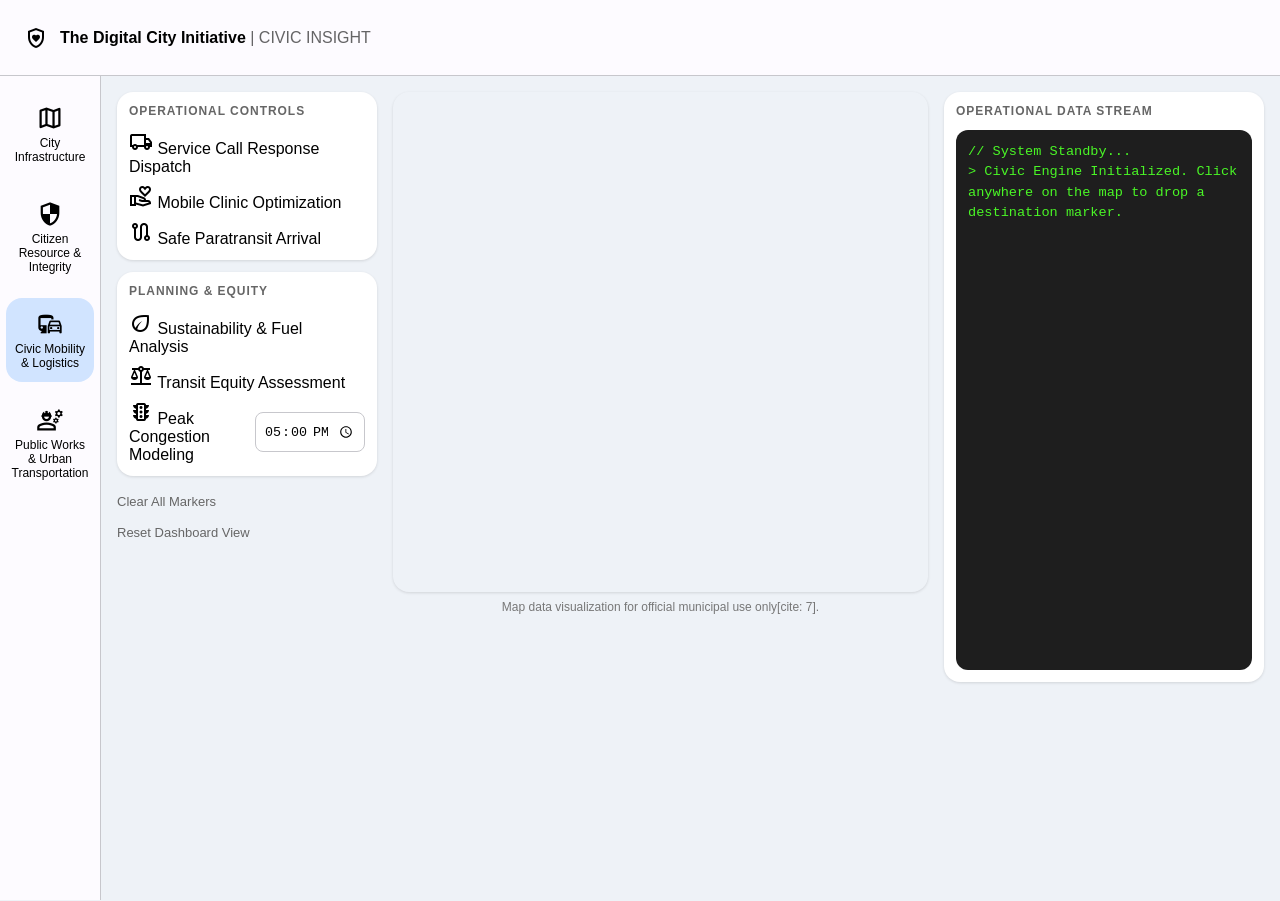
<file: lab03/index.html>
<!DOCTYPE html>
<html lang="en">

<head>
    <meta charset="UTF-8">
    <meta name="viewport" content="width=device-width, initial-scale=1.0">
    <title>Civic Insight | Infrastructure Portal</title>
    <link href="https://fonts.googleapis.com/css2?family=Roboto:wght@400;500;700&display=swap" rel="stylesheet">
    <link rel="stylesheet"
        href="https://fonts.googleapis.com/css2?family=Material+Symbols+Outlined:opsz,wght,FILL,GRAD@20..48,100..700,0..1,-50..200" />
    <link rel="stylesheet" href="shell.css">
    <link rel="stylesheet" href="lab.css">
    <script type="module">
        import 'https://esm.run/@material/web/all.js';
    </script>
</head>

<body>

    <header class="top-app-bar">
        <div class="app-title">
            <span class="material-symbols-outlined">shield_with_heart</span>
            <span>
                The Digital City Initiative
                <span class="subtitle"> | CIVIC INSIGHT</span>
            </span>
        </div>
    </header>

    <div class="app-shell">

        <nav class="course-nav">
            <!-- THE ACTIVE LAB IN THE NEXT FOUR BLOCKS -->
            <div class="nav-item-global" onclick="showLab('lab1')">
                <span class="material-symbols-outlined">map</span>
                <span class="nav-label">City Infrastructure</span>
            </div>
            <div class="nav-item-global" onclick="showLab('lab2')">
                <span class="material-symbols-outlined">security</span>
                <span class="nav-label">Citizen Resource & Integrity</span>
            </div>
            <div class="nav-item-global active" onclick="showLab('lab3')">
                <span class="material-symbols-outlined">commute</span>
                <span class="nav-label">Civic Mobility & Logistics</span>
            </div>
            <div class="nav-item-global" onclick="showLab('lab4')">
                <span class="material-symbols-outlined">engineering</span>
                <span class="nav-label">Public Works & Urban Transportation</span>
            </div>
        </nav>

        <div id="lab-workspace" class="workspace">

            <!-- THE LAB SECTION STARTS HERE -->
            <div class="content-container">
                <div class="dashboard-layout"> <!-- LEFT SIDEBAR -->
                    <aside class="control-column">
                        <section class="panel-card">
                            <div class="sidebar-title"> Operational Controls</div>
                            <div class="button-stack">
                                <md-filled-tonal-button onclick="dispatchServiceCallResponse()"><span slot="icon"
                                        class="material-symbols-outlined"> local_shipping </span>
                                    Service Call Response Dispatch
                                </md-filled-tonal-button>
                                <md-outlined-button onclick="optimizeHealthClinic()"><span slot="icon"
                                        class="material-symbols-outlined"> volunteer_activism </span>
                                    Mobile Clinic Optimization
                                </md-outlined-button>
                                <md-outlined-button onclick="precisionParatransit()"><span slot="icon"
                                        class="material-symbols-outlined"> route </span>
                                    Safe Paratransit Arrival
                                </md-outlined-button>
                            </div>
                        </section>
                        <section class="panel-card">
                            <div class="sidebar-title"> Planning & Equity</div>
                            <div class="button-stack">
                                <md-outlined-button onclick="analyzeEnvironmentalImpact()"><span slot="icon"
                                        class="material-symbols-outlined"> eco </span>
                                    Sustainability & Fuel Analysis
                                </md-outlined-button>
                                <md-outlined-button onclick="assessNeighborhoodEquity()"><span slot="icon"
                                        class="material-symbols-outlined"> balance </span>
                                    Transit Equity Assessment
                                </md-outlined-button>
                                <div class="time-row">
                                    <md-outlined-button onclick="modelPeakInfrastructure()"><span slot="icon"
                                            class="material-symbols-outlined"> traffic </span>
                                        Peak<br>Congestion<br>Modeling
                                    </md-outlined-button>
                                    <input type="time" id="departure-time" value="17:00">
                                </div>
                            </div>
                        </section>
                        <div class="link-actions">
                            <button class="link-button" onclick="clearMarkersAndRoutes()"> Clear All Markers</button>
                            <button class="link-button" onclick="resetPortal()"> Reset Dashboard View</button>
                        </div>
                    </aside> <!-- MAP -->
                    <main class="map-column">
                        <div id="map"></div>
                        <p class="map-note"> Map data visualization for official municipal use only[cite: 7]. </p>
                    </main>
                    <!-- LOG -->
                    <aside class="log-column">
                        <section class="panel-card">
                            <div class="panel-header"> Operational Data Stream</div>
                            <div id="log-window" class="command-log"> // System Standby...</div>
                        </section>
                    </aside>
                </div>
            </div>
            <!-- THE LAB SECTION ENDS HERE -->

        </div>

        <div id="unavailable-workspace" class="unavailable-workspace">
            <div class="empty-state">
                <span class="material-symbols-outlined lock-icon">lock</span>
                <h2>NOT AVAILABLE IN THIS LAB</h2>
                <p>
                    <!-- THE LAB NUMBER ON THE NEXT LINE -->
                    Please switch back to Lab 3
                    to continue your Maps API work.
                </p>
            </div>
        </div>

    </div>

    <!-- TASK 2: Initialize and secure the map -->

    <script>
        (g => {
            var h, a, k, p = "The Google Maps JavaScript API", c = "google", l = "importLibrary", q = "__ib__",
                m = document, b = window;
            b = b[c] || (b[c] = {});
            var d = b.maps || (b.maps = {}), r = new Set, e = new URLSearchParams,
                u = () => h || (h = new Promise(async (f, n) => {
                    await (a = m.createElement("script"));
                    e.set("libraries", [...r] + "");
                    for (k in g) e.set(k.replace(/[A-Z]/g, t => "_" + t[0].toLowerCase()), g[k]);
                    e.set("callback", c + ".maps." + q);
                    a.src = `https://maps.${c}apis.com/maps/api/js?` + e;
                    d[q] = f;
                    a.onerror = () => h = n(Error(p + " could not load."));
                    a.nonce = m.querySelector("script[nonce]")?.nonce || "";
                    m.head.append(a)
                }));
            d[l] ? console.warn(p + " only loads once. Ignoring:", g) : d[l] = (f, ...n) => r.add(f) && u().then(() => d[l](f, ...n))
        })({
            // TODO: Replace "INSERT_YOUR_API_KEY_HERE" with the "API KEY" you just created 
            key: "INSERT_YOUR_API_KEY_HERE",
            v: "weekly",
            // Use the 'v' parameter to indicate the version to use (weekly, beta, alpha, etc.).
            // Add other bootstrap parameters as needed, using camel case.
        });
    </script>

    <!-- END TASK 2: Initialize and secure the map -->

    <script src="app.js"></script>

</body>

</html>
</file>
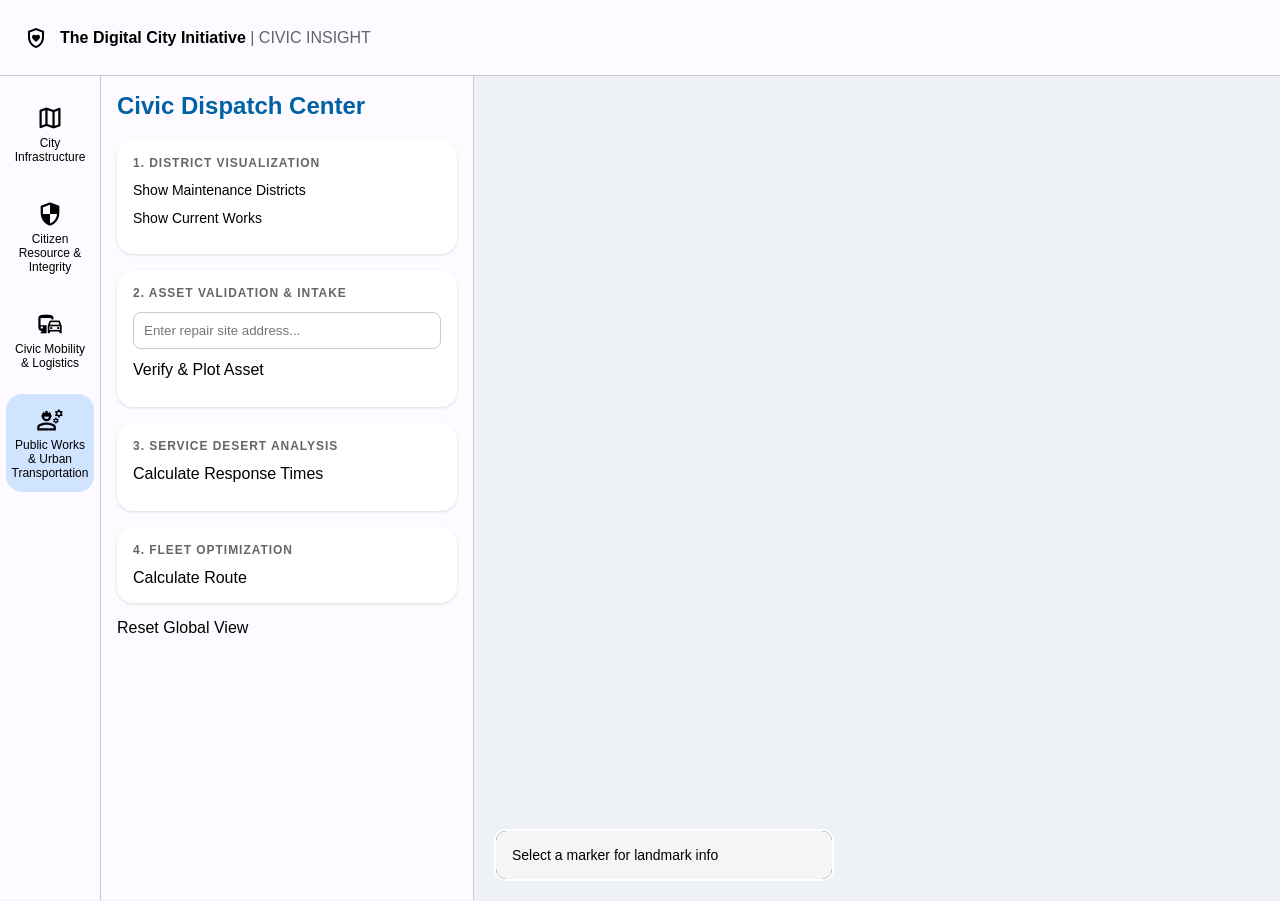
<file: lab04/index.html>
<!DOCTYPE html>
<html lang="en">

<head>
    <meta charset="UTF-8">
    <meta name="viewport" content="width=device-width, initial-scale=1.0">
    <title>Civic Insight | Infrastructure Portal</title>
    <link href="https://fonts.googleapis.com/css2?family=Roboto:wght@400;500;700&display=swap" rel="stylesheet">
    <link rel="stylesheet"
        href="https://fonts.googleapis.com/css2?family=Material+Symbols+Outlined:opsz,wght,FILL,GRAD@20..48,100..700,0..1,-50..200" />
    <link rel="stylesheet" href="shell.css">
    <link rel="stylesheet" href="lab.css">
    <script type="module">
        import 'https://esm.run/@material/web/all.js';
    </script>
</head>

<body>

    <header class="top-app-bar">
        <div class="app-title">
            <span class="material-symbols-outlined">shield_with_heart</span>
            <span>
                The Digital City Initiative
                <span class="subtitle"> | CIVIC INSIGHT</span>
            </span>
        </div>
    </header>

    <div class="app-shell">

        <nav class="course-nav">
            <!-- THE ACTIVE LAB IN THE NEXT FOUR BLOCKS -->
            <div class="nav-item-global" onclick="showLab('lab1')">
                <span class="material-symbols-outlined">map</span>
                <span class="nav-label">City Infrastructure</span>
            </div>
            <div class="nav-item-global" onclick="showLab('lab2')">
                <span class="material-symbols-outlined">security</span>
                <span class="nav-label">Citizen Resource & Integrity</span>
            </div>
            <div class="nav-item-global" onclick="showLab('lab3')">
                <span class="material-symbols-outlined">commute</span>
                <span class="nav-label">Civic Mobility & Logistics</span>
            </div>
            <div class="nav-item-global active" onclick="showLab('lab4')">
                <span class="material-symbols-outlined">engineering</span>
                <span class="nav-label">Public Works & Urban Transportation</span>
            </div>
        </nav>

        <div id="lab-workspace" class="workspace">

            <!-- THE LAB SECTION STARTS HERE -->
            <div class="dashboard">
                <aside class="sidebar">
                    <h2> Civic Dispatch Center </h2>
                    <section class="control-group">
                        <h3> 1. District Visualization </h3>
                        <div class="switch-row"><label for="district-toggle"> Show Maintenance Districts </label>
                            <md-switch id="district-toggle" selected></md-switch>
                        </div>
                        <div class="switch-row"><label for="works-toggle"> Show Current Works </label>
                            <md-switch id="works-toggle"></md-switch>
                        </div>
                    </section>
                    <section class="control-group">
                        <h3> 2. Asset Validation & Intake </h3>
                        <div id="autocomplete-container"><input id="address-input" type="text"
                                placeholder="Enter repair site address..."></div>
                        <md-filled-button id="validate-btn"> Verify & Plot Asset</md-filled-button>
                        <div id="validation-output" class="status-box"></div>
                    </section>
                    <section class="control-group">
                        <h3> 3. Service Desert Analysis </h3>
                        <md-filled-button id="matrix-btn"> Calculate Response Times</md-filled-button>
                        <div id="matrix-output" class="status-box"></div>
                    </section>
                    <section class="control-group">
                        <h3> 4. Fleet Optimization </h3>
                        <md-filled-button id="optimize-btn"> Calculate Route</md-filled-button>
                    </section>
                    <md-outlined-button id="reset-btn"> Reset Global View</md-outlined-button>
                </aside>
                <main class="map-container">
                    <div id="map"></div>
                    <div id="pano-container">
                        <div id="pano">
                            <div id="address-descriptor"> Select a marker for landmark info</div>
                        </div>
                    </div>
                </main>
            </div>
            <!-- THE LAB SECTION ENDS HERE -->

        </div>

        <div id="unavailable-workspace" class="unavailable-workspace">
            <div class="empty-state">
                <span class="material-symbols-outlined lock-icon">lock</span>
                <h2>NOT AVAILABLE IN THIS LAB</h2>
                <p>
                    <!-- THE LAB NUMBER ON THE NEXT LINE -->
                    Please switch back to Lab 4
                    to continue your Maps API work.
                </p>
            </div>
        </div>

    </div>

    <!-- CHALLENGE 1/1 - Initialize and secure the map -->

    <script>
        (g => {
            var h, a, k, p = "The Google Maps JavaScript API", c = "google", l = "importLibrary", q = "__ib__",
                m = document, b = window;
            b = b[c] || (b[c] = {});
            var d = b.maps || (b.maps = {}), r = new Set, e = new URLSearchParams,
                u = () => h || (h = new Promise(async (f, n) => {
                    await (a = m.createElement("script"));
                    e.set("libraries", [...r] + "");
                    for (k in g) e.set(k.replace(/[A-Z]/g, t => "_" + t[0].toLowerCase()), g[k]);
                    e.set("callback", c + ".maps." + q);
                    a.src = `https://maps.${c}apis.com/maps/api/js?` + e;
                    d[q] = f;
                    a.onerror = () => h = n(Error(p + " could not load."));
                    a.nonce = m.querySelector("script[nonce]")?.nonce || "";
                    m.head.append(a)
                }));
            d[l] ? console.warn(p + " only loads once. Ignoring:", g) : d[l] = (f, ...n) => r.add(f) && u().then(() => d[l](f, ...n))
        })({
            // TODO: Replace "INSERT_YOUR_API_KEY_HERE" with the "API KEY" you just created 
            key: "INSERT_YOUR_API_KEY_HERE",
            v: "weekly",
            // Use the 'v' parameter to indicate the version to use (weekly, beta, alpha, etc.).
            // Add other bootstrap parameters as needed, using camel case.
        });
    </script>
    <script src="app.js"></script>

</body>

</html>
</file>
<file: lab03/shell.css>
html,
body {
    height: 100%;
    margin: 0;
    overflow: hidden;
    font-family: 'Inter', sans-serif;
}

:root {
    --md-sys-color-primary: #0061a4;
    --md-sys-color-on-primary: #ffffff;

    --md-sys-color-surface: #fdfbff;
    --md-sys-color-surface-container: #eef2f7;
    --md-sys-color-surface-container-high: #ffffff;

    --md-sys-color-outline-variant: #c7c7cc;
    --md-sys-color-on-surface: #1a1c1e;
}

body {
    background: var(--md-sys-color-surface-container);
}

.top-app-bar {
    height: 75px;
    display: flex;
    align-items: center;
    padding: 0 24px;
    background: var(--md-sys-color-surface);
    border-bottom: 1px solid var(--md-sys-color-outline-variant);
}

.app-title {
    display: flex;
    align-items: center;
    gap: 12px;
    font-weight: 600;
}

.subtitle {
    opacity: .6;
    font-weight: 400;
}

.app-shell {
    display: flex;
    height: calc(100vh - 75px);
}

.course-nav {
    width: 100px;
    display: flex;
    flex-direction: column;
    align-items: center;
    padding-top: 16px;
    background: var(--md-sys-color-surface);
    border-right: 1px solid var(--md-sys-color-outline-variant);
}

.nav-item-global {
    width: 80px;
    text-align: center;
    cursor: pointer;
    font-size: 12px;
    padding: 12px 4px;
    border-radius: 16px;
    margin-bottom: 12px;
}

.nav-item-global:hover {
    background: rgba(0, 0, 0, .05);
}

.nav-item-global.active {
    background: #d1e4ff;
}

.nav-item-global .material-symbols-outlined {
    display: block;
    font-size: 28px;
    margin-bottom: 4px;
}

.workspace {
    flex: 1;
    overflow-y: auto;
}

.content-container {
    padding: 24px;
}

.m3-card {
    background: white;
    border-radius: 16px;
    padding: 16px;
    box-shadow: 0 1px 3px rgba(0, 0, 0, .12);
}

.sidebar-title {
    font-size: 12px;
    font-weight: 600;
    text-transform: uppercase;
    letter-spacing: .08em;
    color: #666;
    margin-bottom: 12px;
}

.button-stack {
    display: flex;
    flex-direction: column;
    gap: 12px;
}

.unavailable-workspace {
    display: none;
    flex: 1;
    align-items: center;
    justify-content: center;
}

.empty-state {
    text-align: center;
}

.lock-icon {
    font-size: 64px;
}
</file>
<file: lab03/lab.css>
/* ==========================================
LAB 3 - CIVIC MOBILITY & LOGISTICS
Depends on:
material-shell.css
========================================== */

.content-container {
    padding: 16px;
}

/* ------------------------------------------
Main dashboard layout
------------------------------------------ */

.dashboard-layout {
    display: grid;
    grid-template-columns:
        280px minmax(600px, 1fr) 360px;
    gap: 16px;
    align-items: start;
}

/* ------------------------------------------
Left controls
------------------------------------------ */

.control-column {
    min-width: 0;
}

.panel-card {
    background: var(--md-sys-color-surface-container-high);
    border-radius: 16px;
    padding: 12px;
    margin-bottom: 12px;
    box-shadow: 0 1px 3px rgba(0, 0, 0, .12);
}

.panel-header {
    font-size: 12px;
    font-weight: 600;
    text-transform: uppercase;
    letter-spacing: .08em;
    color: #666;
    margin-bottom: 12px;
}

.button-stack {
    display: flex;
    flex-direction: column;
    gap: 8px;
}

.button-stack md-filled-button,
.button-stack md-outlined-button {
    width: 100%;
}

.time-row {
    display: flex;
    gap: 8px;
    align-items: center;
}

.time-row md-outlined-button {
    flex: 1;
}

#departure-time {
    width: 110px;
    height: 40px;
    padding: 0 8px;
    box-sizing: border-box;
    border: 1px solid var(--md-sys-color-outline-variant);
    border-radius: 8px;
    background: white;
}

/* ------------------------------------------
Utility links
------------------------------------------ */

.link-actions {
    margin-top: 12px;
    display: flex;
    flex-direction: column;
    gap: 4px;
}

.link-button {
    background: transparent;
    border: none;
    padding: 6px 0;
    cursor: pointer;
    text-align: left;
    color: #666;
    font-size: 13px;
}

.link-button:hover {
    color: var(--md-sys-color-primary);
}

/* ------------------------------------------
Map area
------------------------------------------ */

.map-column {
    min-width: 0;
}

#map {
    width: 100%;
    height: 500px;
    border-radius: 16px;
    overflow: hidden;
    box-shadow: 0 1px 3px rgba(0, 0, 0, .12);
}

.map-note {
    margin-top: 8px;
    text-align: center;
    font-size: 12px;
    color: #777;
}

/* ------------------------------------------
Operations log
------------------------------------------ */

.log-column {
    min-width: 0;
}

.command-log {
    background: #1e1e1e;
    color: #4af626;
    font-family: Consolas,
        Monaco,
        monospace;
    font-size: .85rem;
    line-height: 1.5;
    height: 540px;
    overflow-y: auto;
    padding: 12px;
    border-radius: 12px;
    box-sizing: border-box;
}

.command-log::-webkit-scrollbar {
    width: 8px;
}

.command-log::-webkit-scrollbar-thumb {
    background: rgba(255, 255, 255, .18);
    border-radius: 4px;
}

/* ------------------------------------------
Tablet
------------------------------------------ */

@media (max-width: 1400px) {

    .dashboard-layout {
        grid-template-columns:
            260px minmax(450px, 1fr) 320px;
    }

}

/* ------------------------------------------
Small laptop
------------------------------------------ */

@media (max-width: 1100px) {

    .dashboard-layout {
        grid-template-columns:
            1fr;
    }

    .control-column,
    .map-column,
    .log-column {
        width: 100%;
    }

    #map {
        height: 450px;
    }

    .command-log {
        height: 320px;
    }

}

/* ------------------------------------------
Mobile
------------------------------------------ */

@media (max-width: 768px) {

    .content-container {
        padding: 12px;
    }

    #map {
        height: 320px;
    }

    .command-log {
        height: 250px;
    }

}
</file>
<file: lab04/shell.css>
html,
body {
  height: 100%;
  margin: 0;
  overflow: hidden;
  font-family: 'Inter', sans-serif;
}

:root {
  --md-sys-color-primary: #0061a4;
  --md-sys-color-on-primary: #ffffff;

  --md-sys-color-surface: #fdfbff;
  --md-sys-color-surface-container: #eef2f7;
  --md-sys-color-surface-container-high: #ffffff;

  --md-sys-color-outline-variant: #c7c7cc;
  --md-sys-color-on-surface: #1a1c1e;
}

body {
  background: var(--md-sys-color-surface-container);
}

.top-app-bar {
  height: 75px;
  display: flex;
  align-items: center;
  padding: 0 24px;
  background: var(--md-sys-color-surface);
  border-bottom: 1px solid var(--md-sys-color-outline-variant);
}

.app-title {
  display: flex;
  align-items: center;
  gap: 12px;
  font-weight: 600;
}

.subtitle {
  opacity: .6;
  font-weight: 400;
}

.app-shell {
  display: flex;
  height: calc(100vh - 75px);
}

.course-nav {
  width: 100px;
  display: flex;
  flex-direction: column;
  align-items: center;
  padding-top: 16px;
  background: var(--md-sys-color-surface);
  border-right: 1px solid var(--md-sys-color-outline-variant);
}

.nav-item-global {
  width: 80px;
  text-align: center;
  cursor: pointer;
  font-size: 12px;
  padding: 12px 4px;
  border-radius: 16px;
  margin-bottom: 12px;
}

.nav-item-global:hover {
  background: rgba(0, 0, 0, .05);
}

.nav-item-global.active {
  background: #d1e4ff;
}

.nav-item-global .material-symbols-outlined {
  display: block;
  font-size: 28px;
  margin-bottom: 4px;
}

.workspace {
  flex: 1;
  overflow-y: auto;
}

.content-container {
  padding: 24px;
}

.m3-card {
  background: white;
  border-radius: 16px;
  padding: 16px;
  box-shadow: 0 1px 3px rgba(0, 0, 0, .12);
}

.sidebar-title {
  font-size: 12px;
  font-weight: 600;
  text-transform: uppercase;
  letter-spacing: .08em;
  color: #666;
  margin-bottom: 12px;
}

.button-stack {
  display: flex;
  flex-direction: column;
  gap: 12px;
}

.unavailable-workspace {
  display: none;
  flex: 1;
  align-items: center;
  justify-content: center;
}

.empty-state {
  text-align: center;
}

.lock-icon {
  font-size: 64px;
}
</file>
<file: lab04/lab.css>
.dashboard {
  display: flex;
  height: 100%;
}

.sidebar {
  width: 340px;
  background: var(--md-sys-color-surface);
  border-right: 1px solid var(--md-sys-color-outline-variant);
  padding: 16px;
  overflow-y: auto;
}

.sidebar h2 {
  margin-top: 0;
  font-size: 24px;
  color: var(--md-sys-color-primary);
}

.control-group {
  background: var(--md-sys-color-surface-container-high);
  border-radius: 16px;
  padding: 16px;
  margin-bottom: 16px;
  box-shadow: 0 1px 3px rgba(0, 0, 0, .12);
}

.control-group h3 {
  margin-top: 0;
  font-size: 12px;
  text-transform: uppercase;
  letter-spacing: .08em;
  color: #666;
}

.switch-row {
  display: flex;
  align-items: center;
  justify-content: space-between;
  margin-bottom: 12px;
}

.switch-row label {
  font-size: 14px;
}

.status-box {
  margin-top: 12px;
}

#autocomplete-container {
  margin-bottom: 12px;
}

#address-input {
  width: 100%;
  padding: 10px;
  box-sizing: border-box;
  border-radius: 8px;
  border: 1px solid #ccc;
}

.map-container {
  flex: 1;
  position: relative;
}

#map {
  width: 100%;
  height: 100%;
}

#pano-container {
  position: absolute;
  bottom: 20px;
  left: 20px;
  width: 340px;
}

#pano {
  border-radius: 12px;
  overflow: hidden;
  border: 2px solid white;
  background: black;
  min-height: 20px;
}

#address-descriptor {
  background: rgba(255, 255, 255, .96);
  padding: 16px;
  font-size: 14px;
  max-height: 300px;
  overflow-y: auto;
}

gmp-place-autocomplete {
  width: 100%;
}

gmp-place-autocomplete input {
  width: 100%;
}

.site-details h5,
.district-details h5 {
  margin-top: 0;
}

.priority-button {
  width: 100%;
}
</file>
